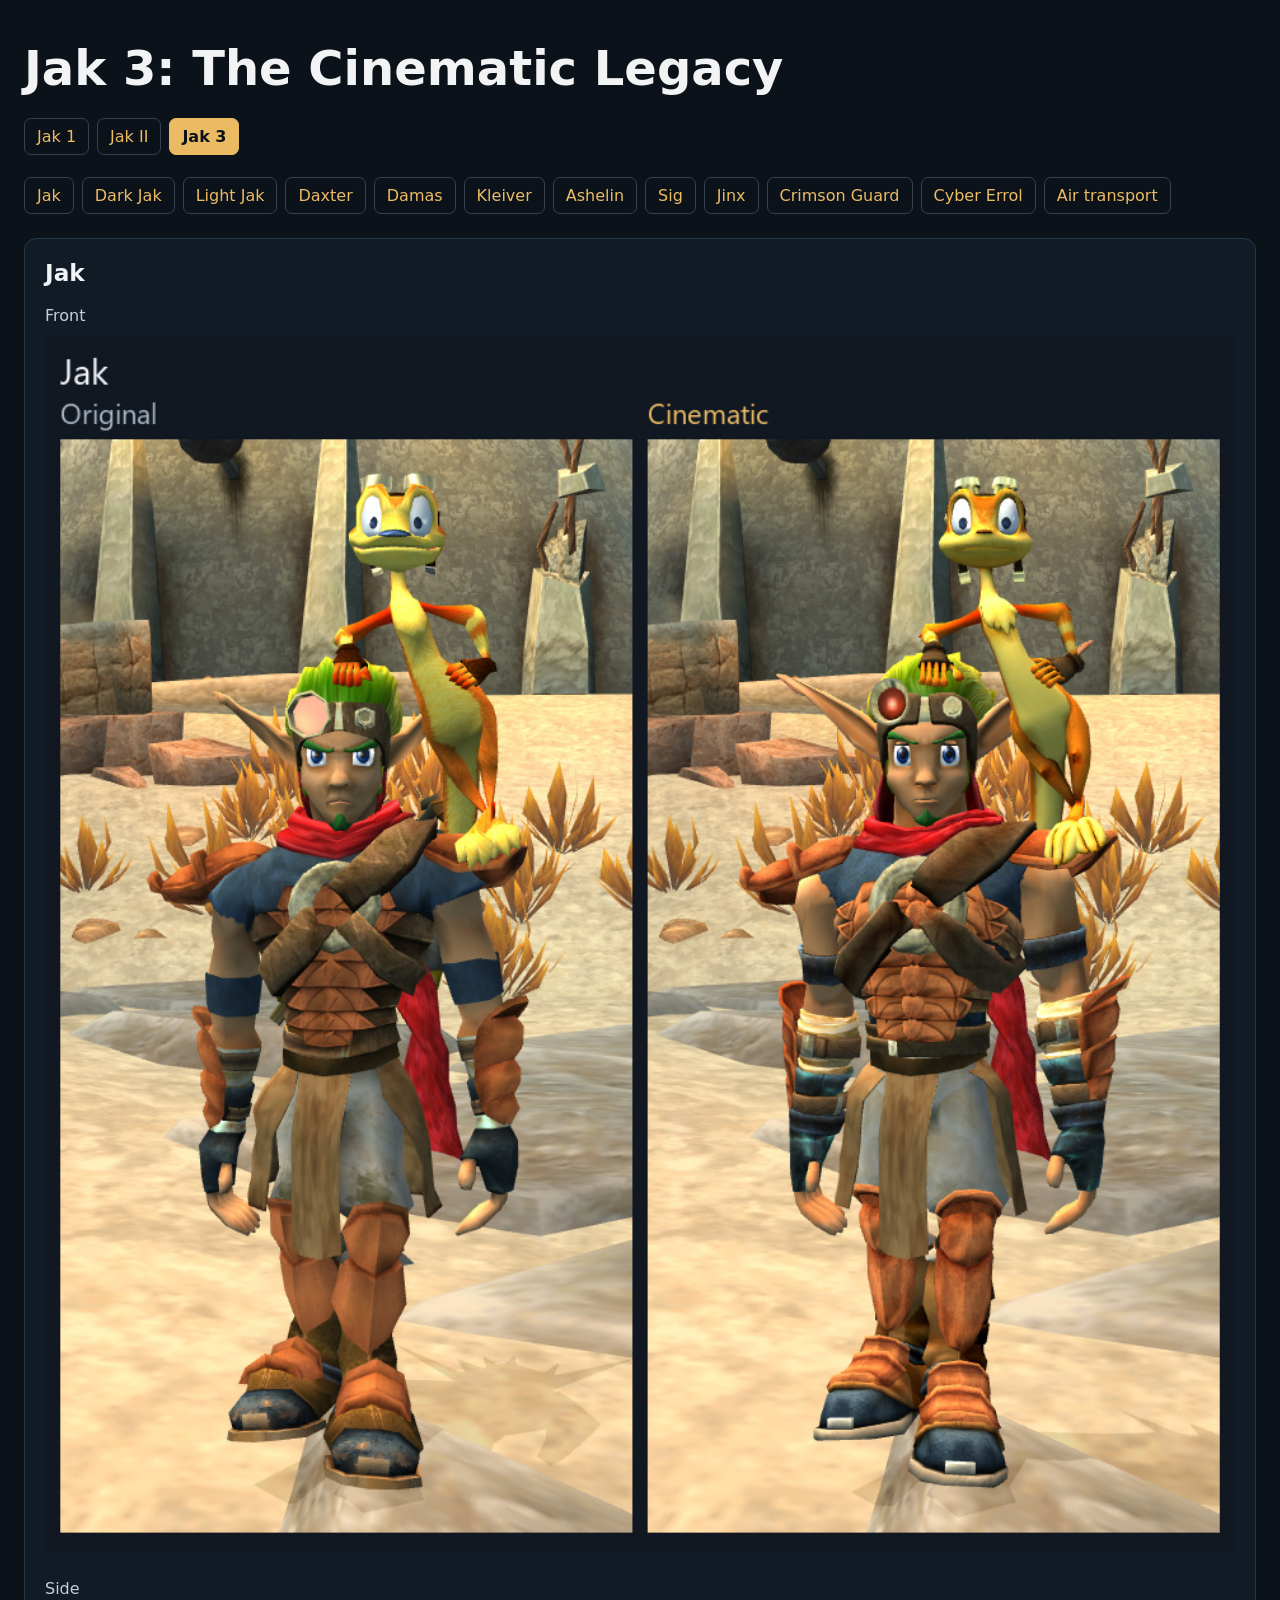
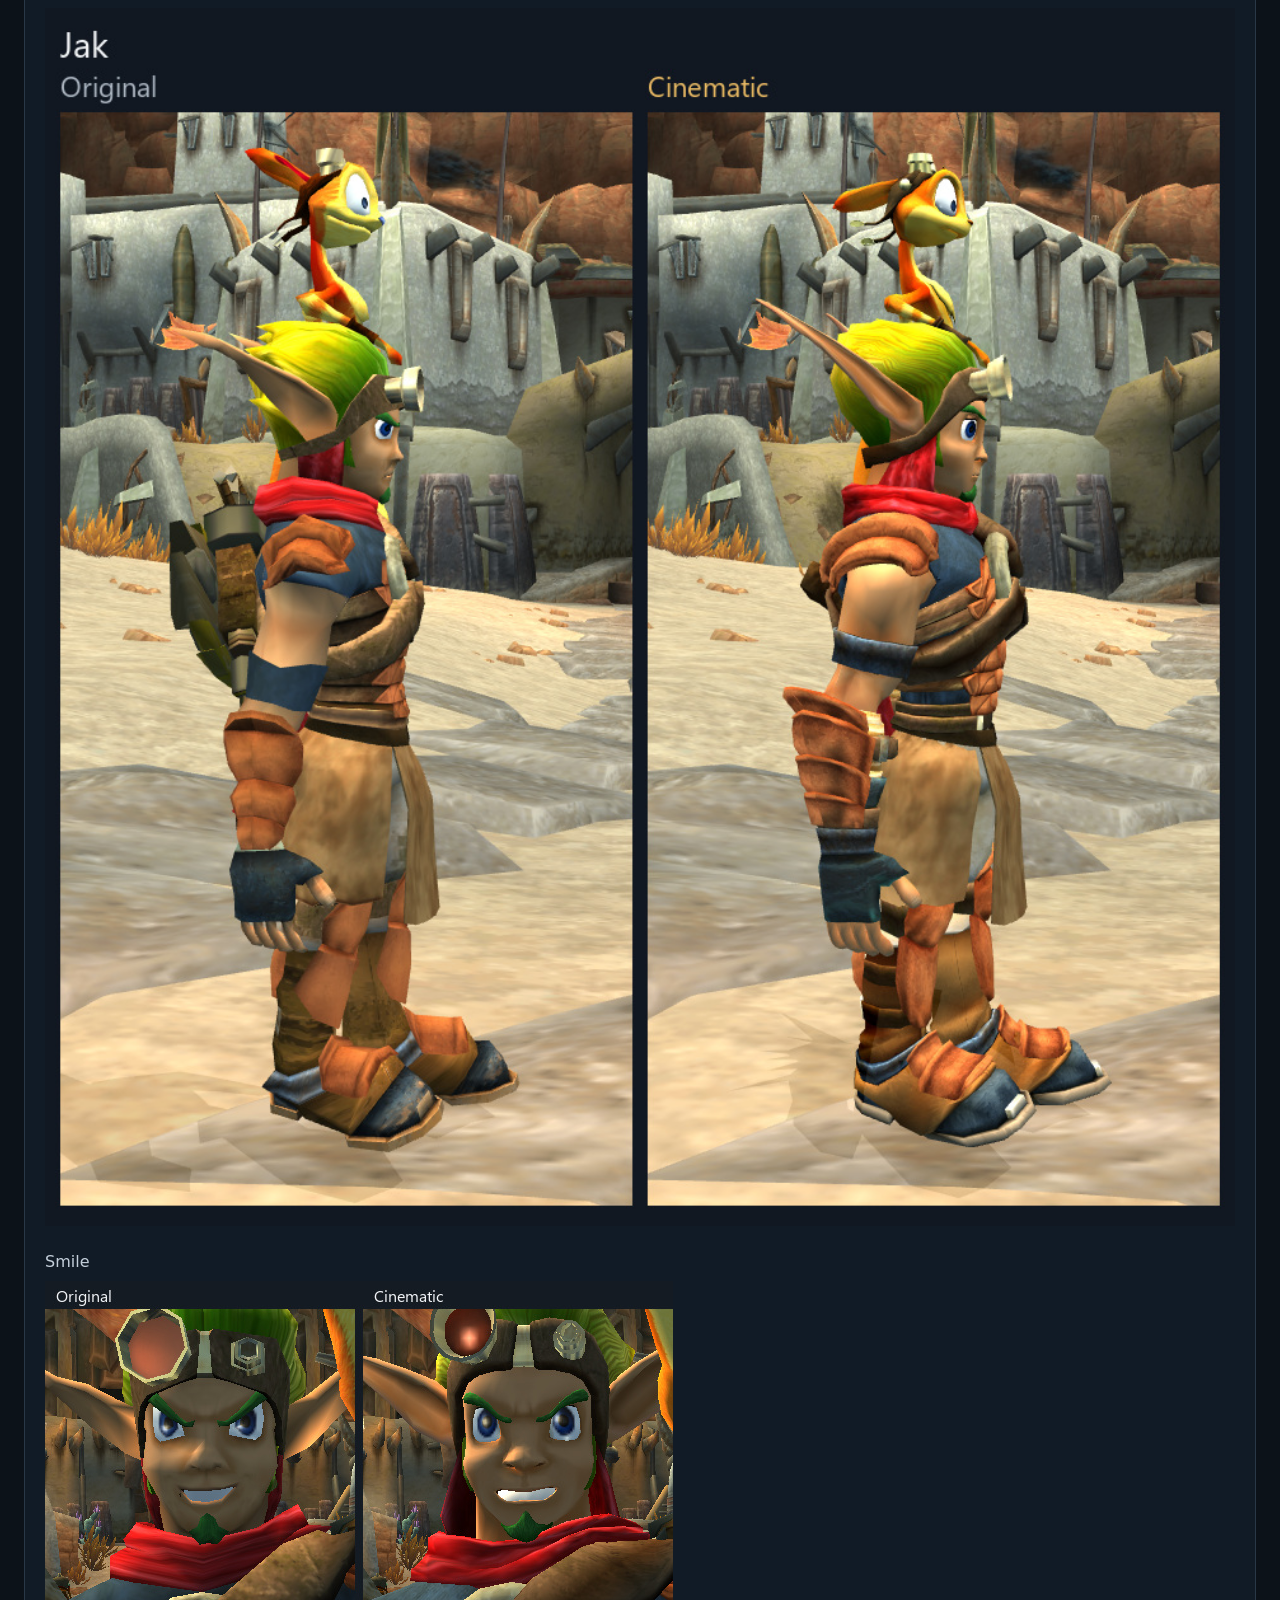
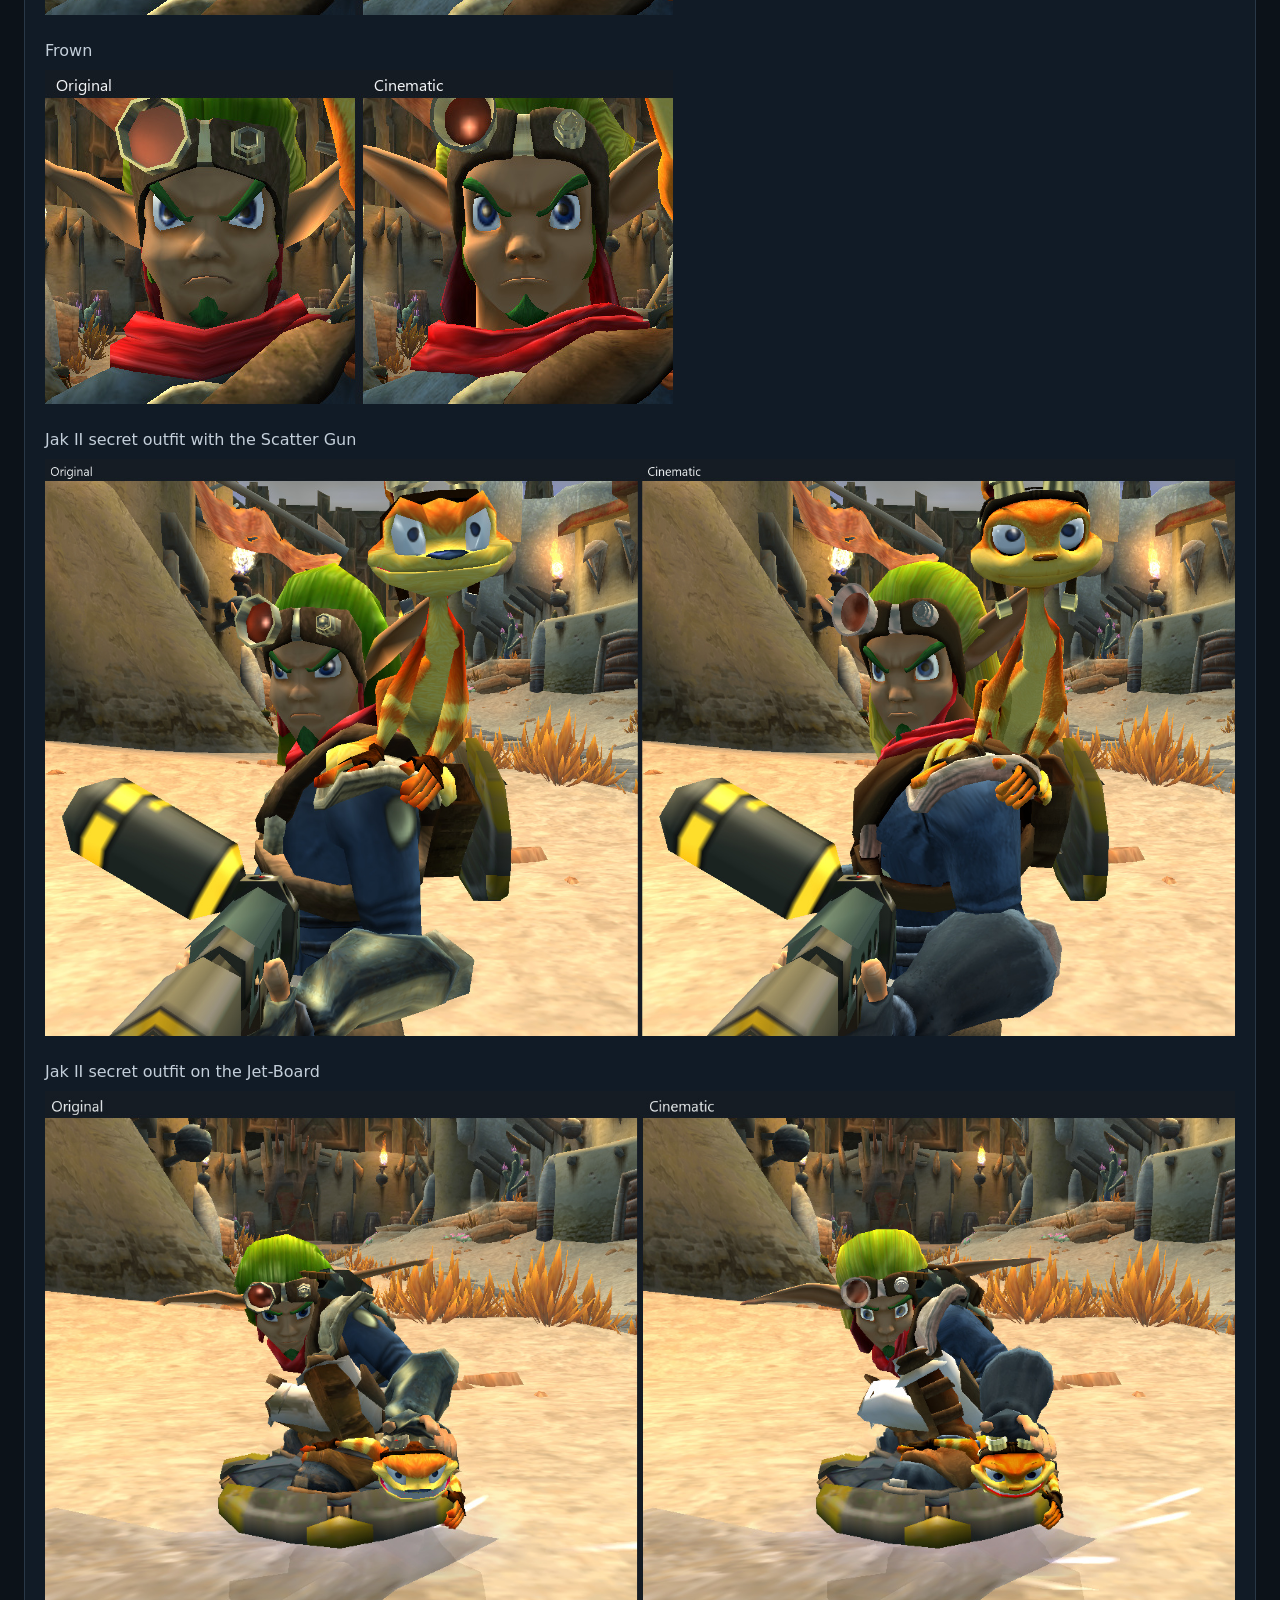
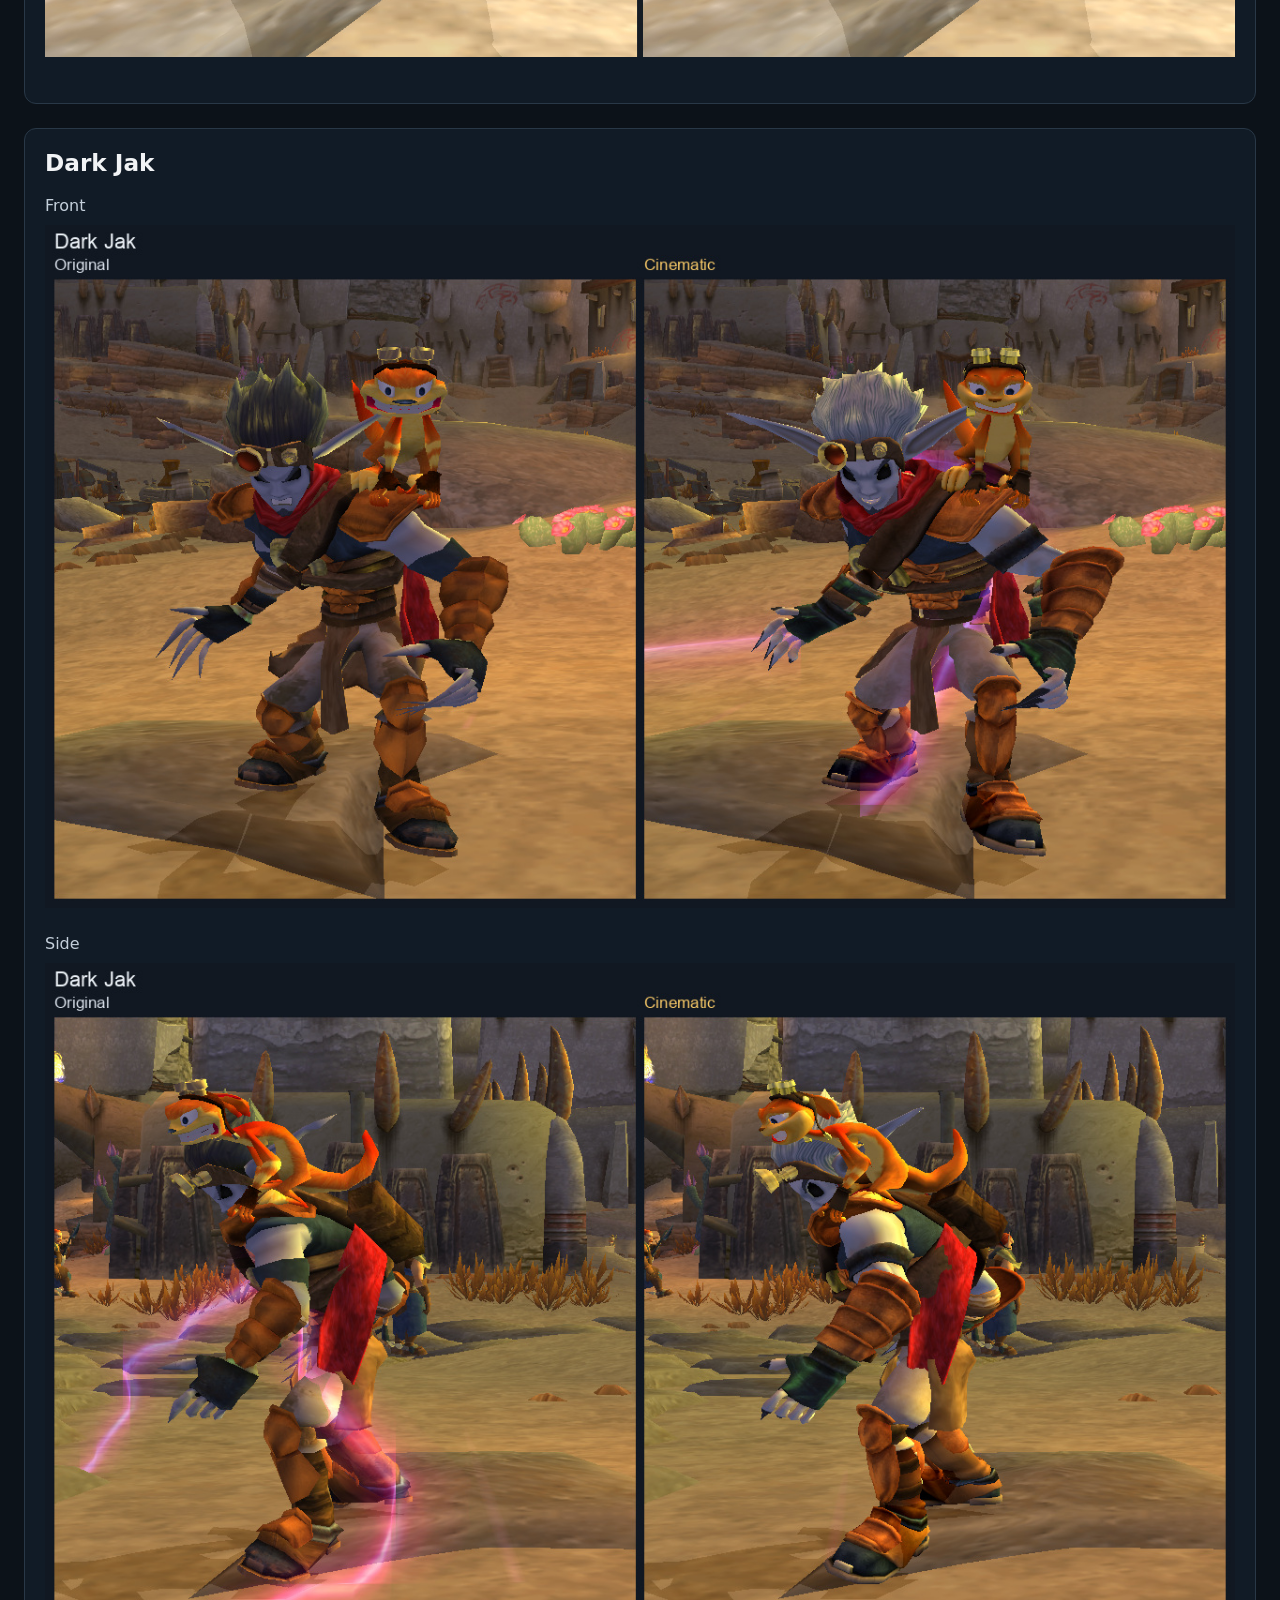
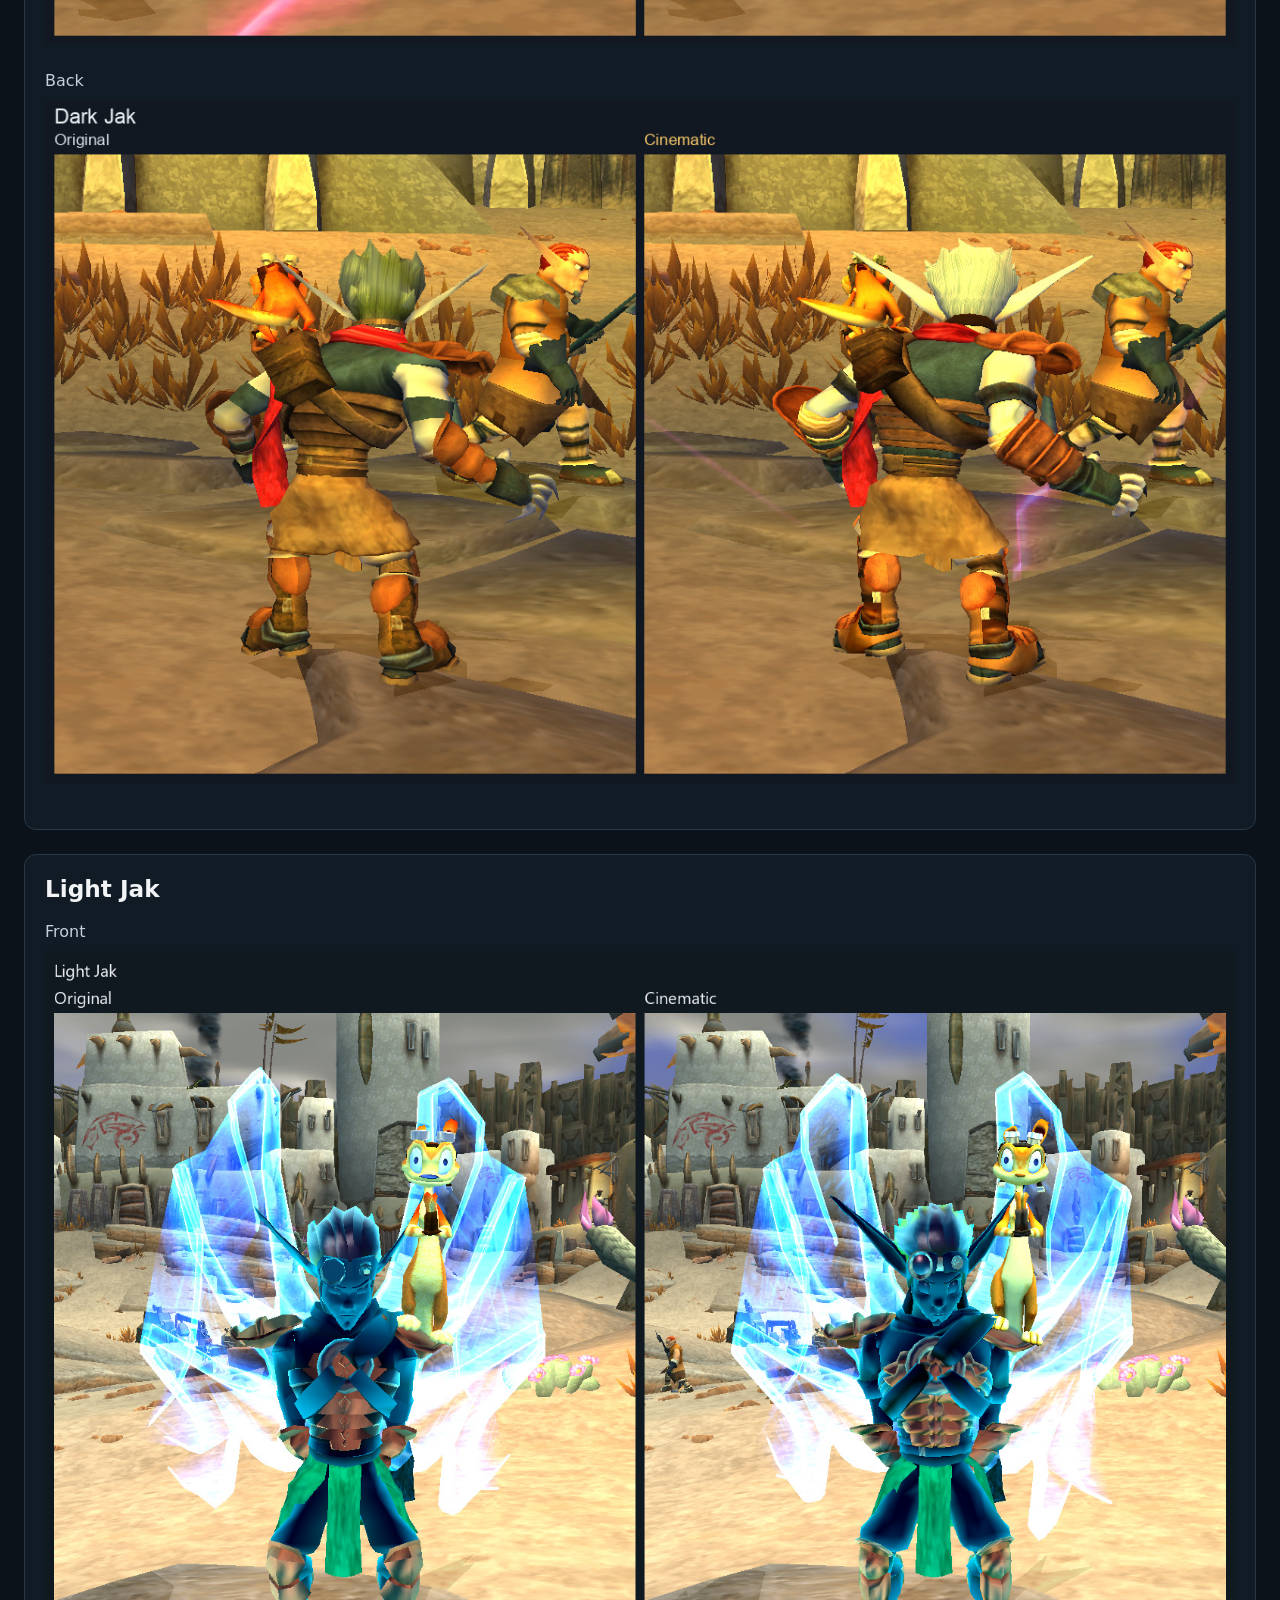
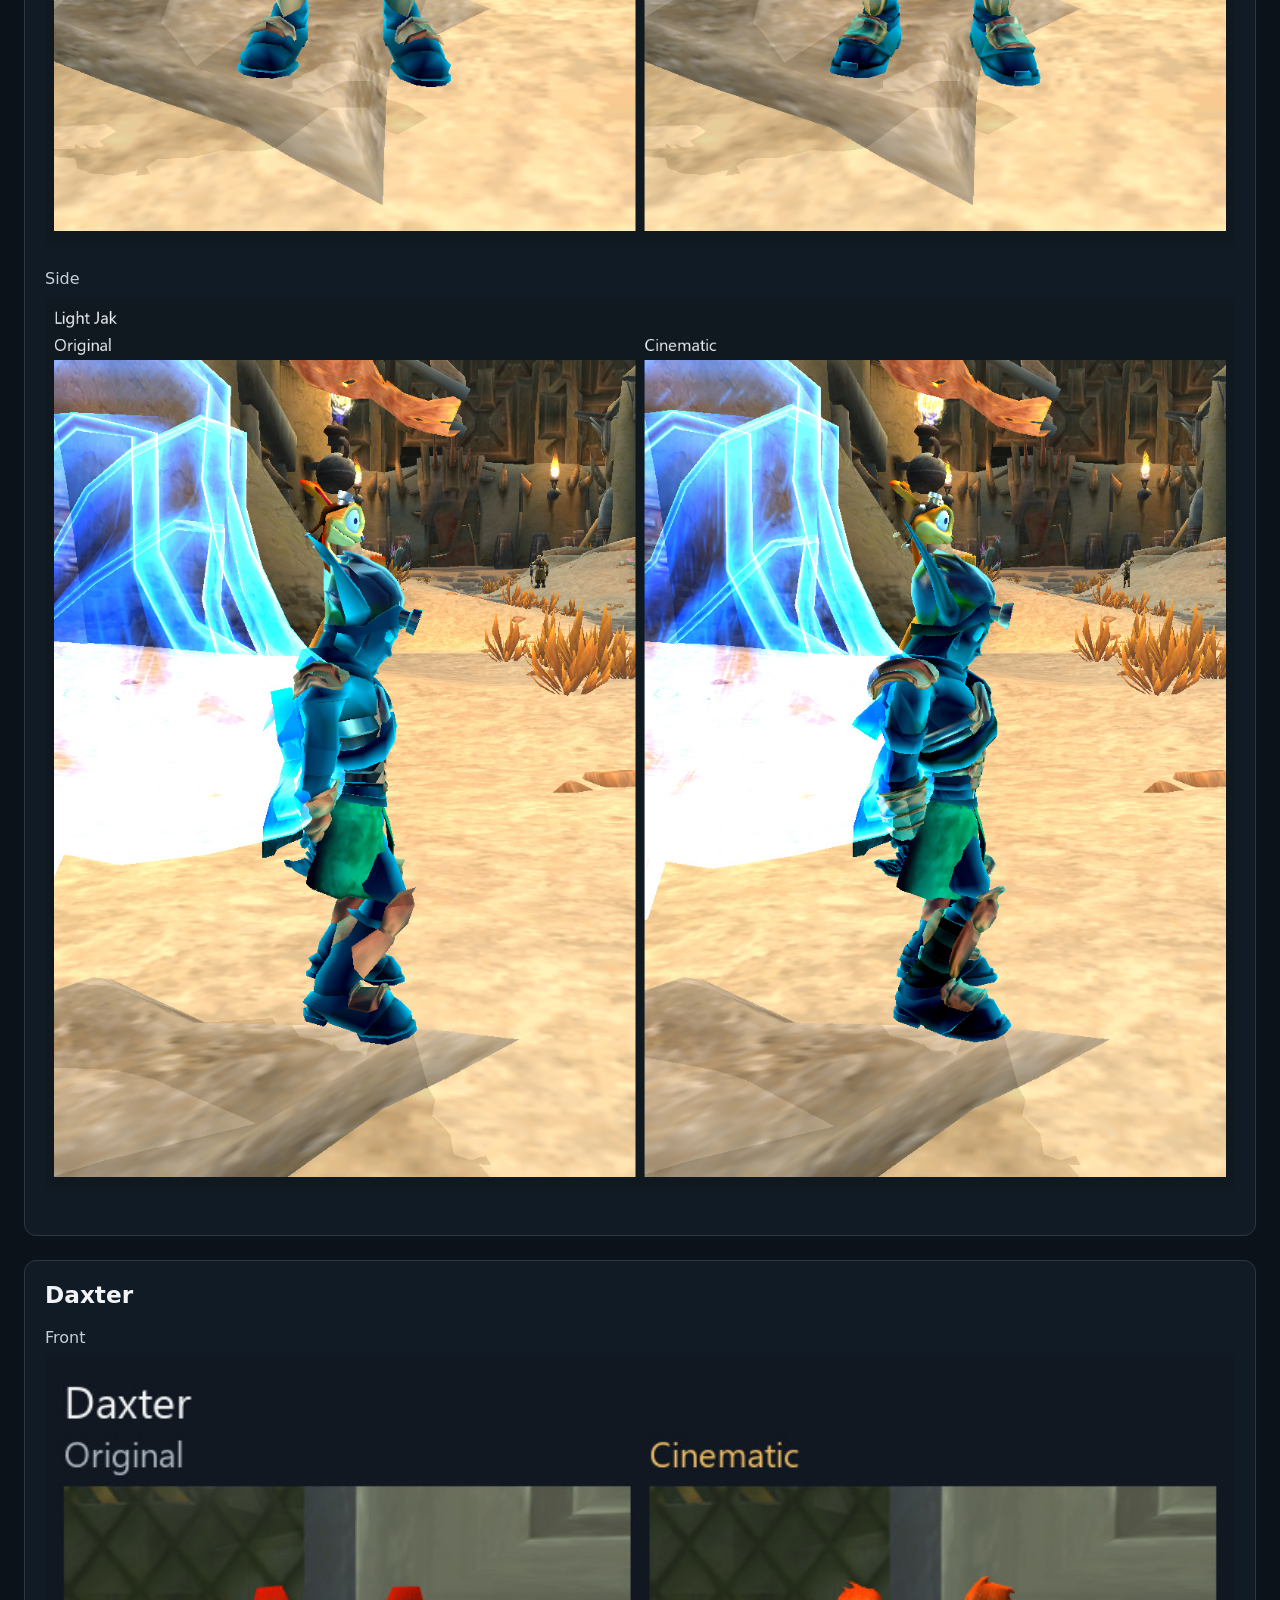
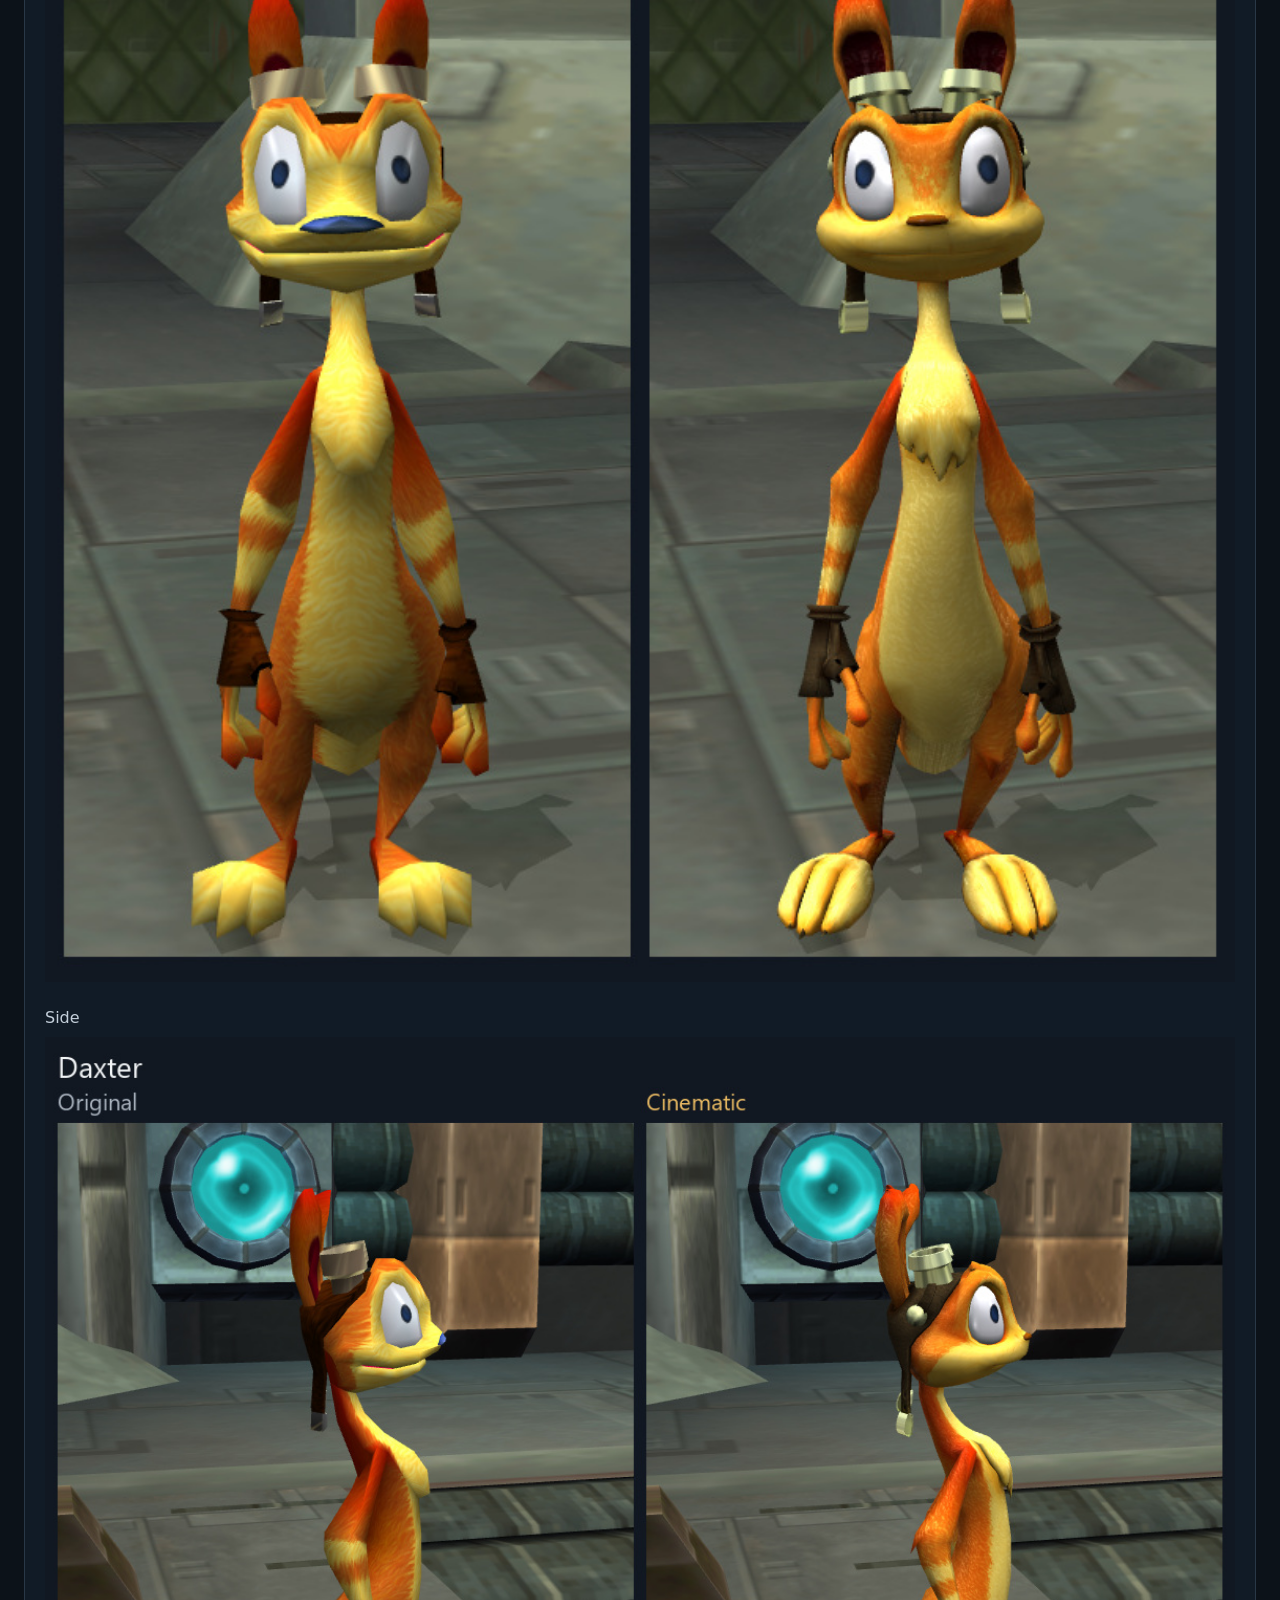
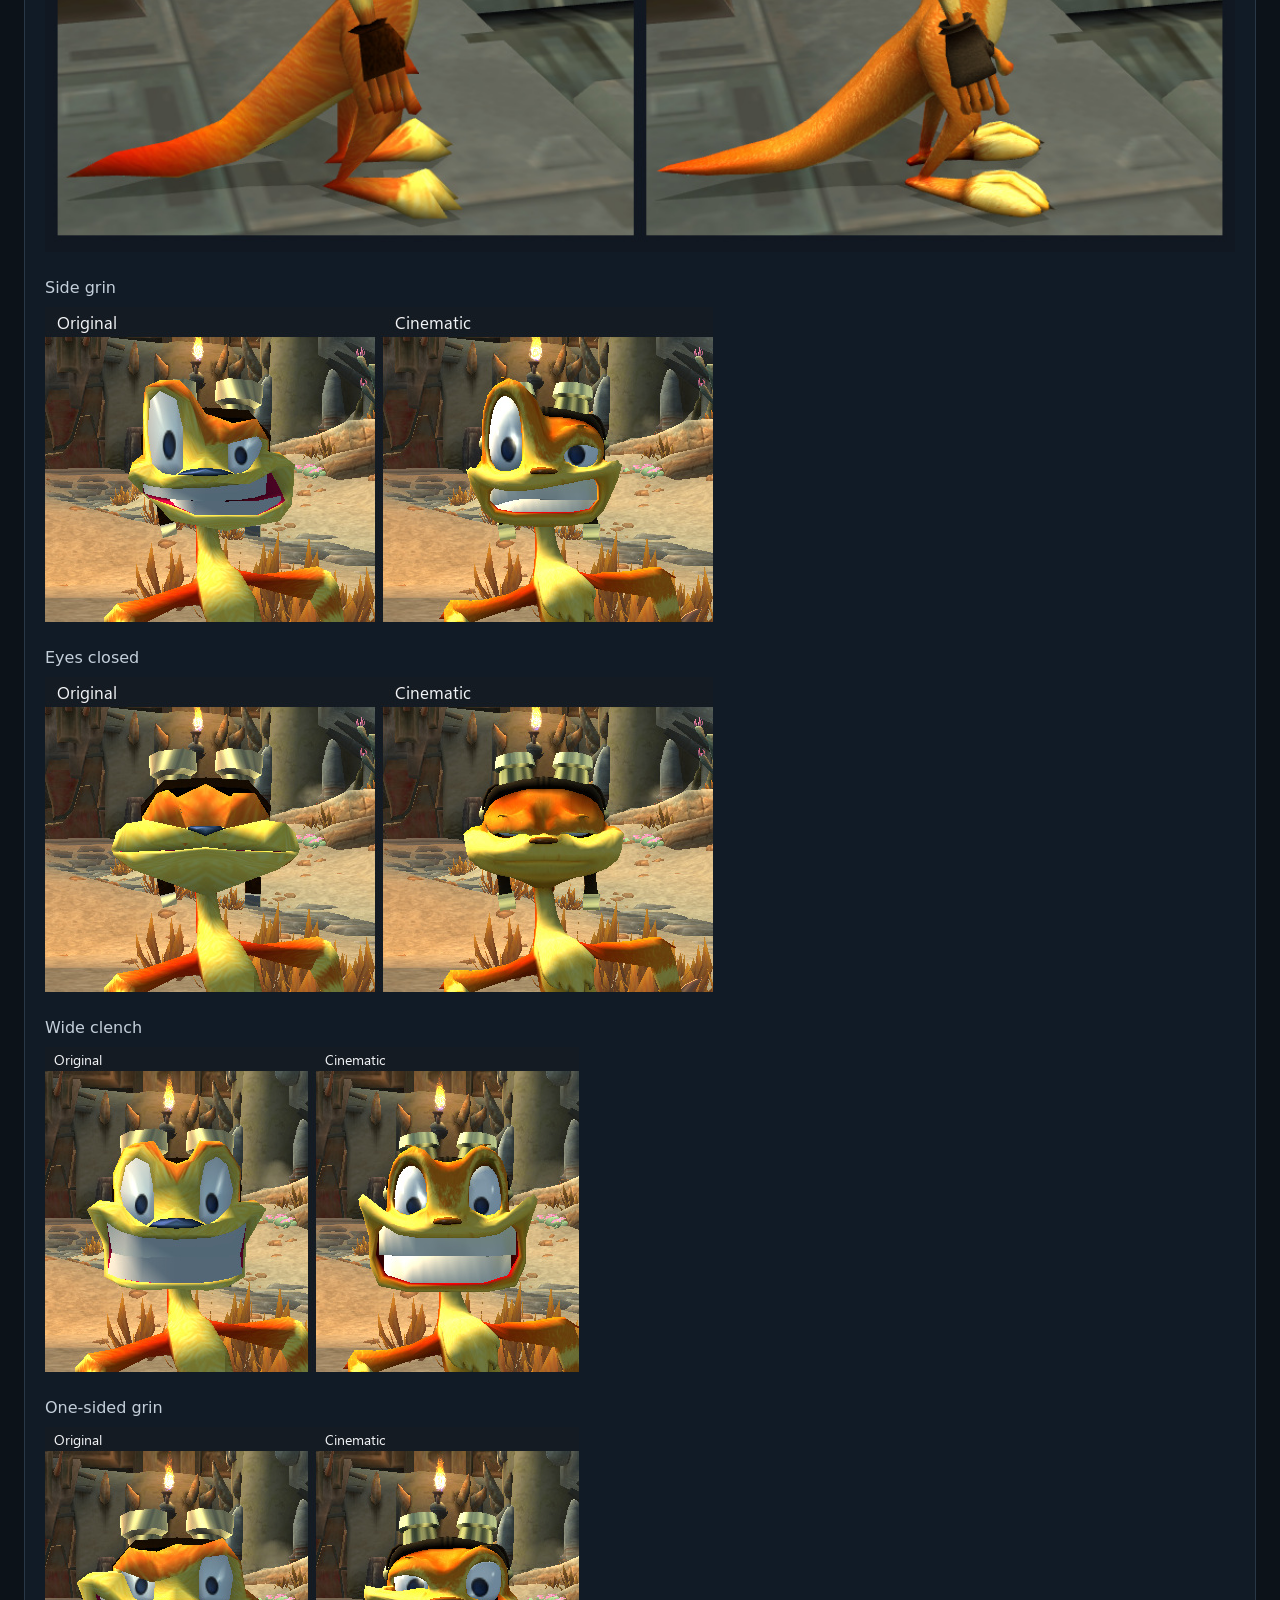
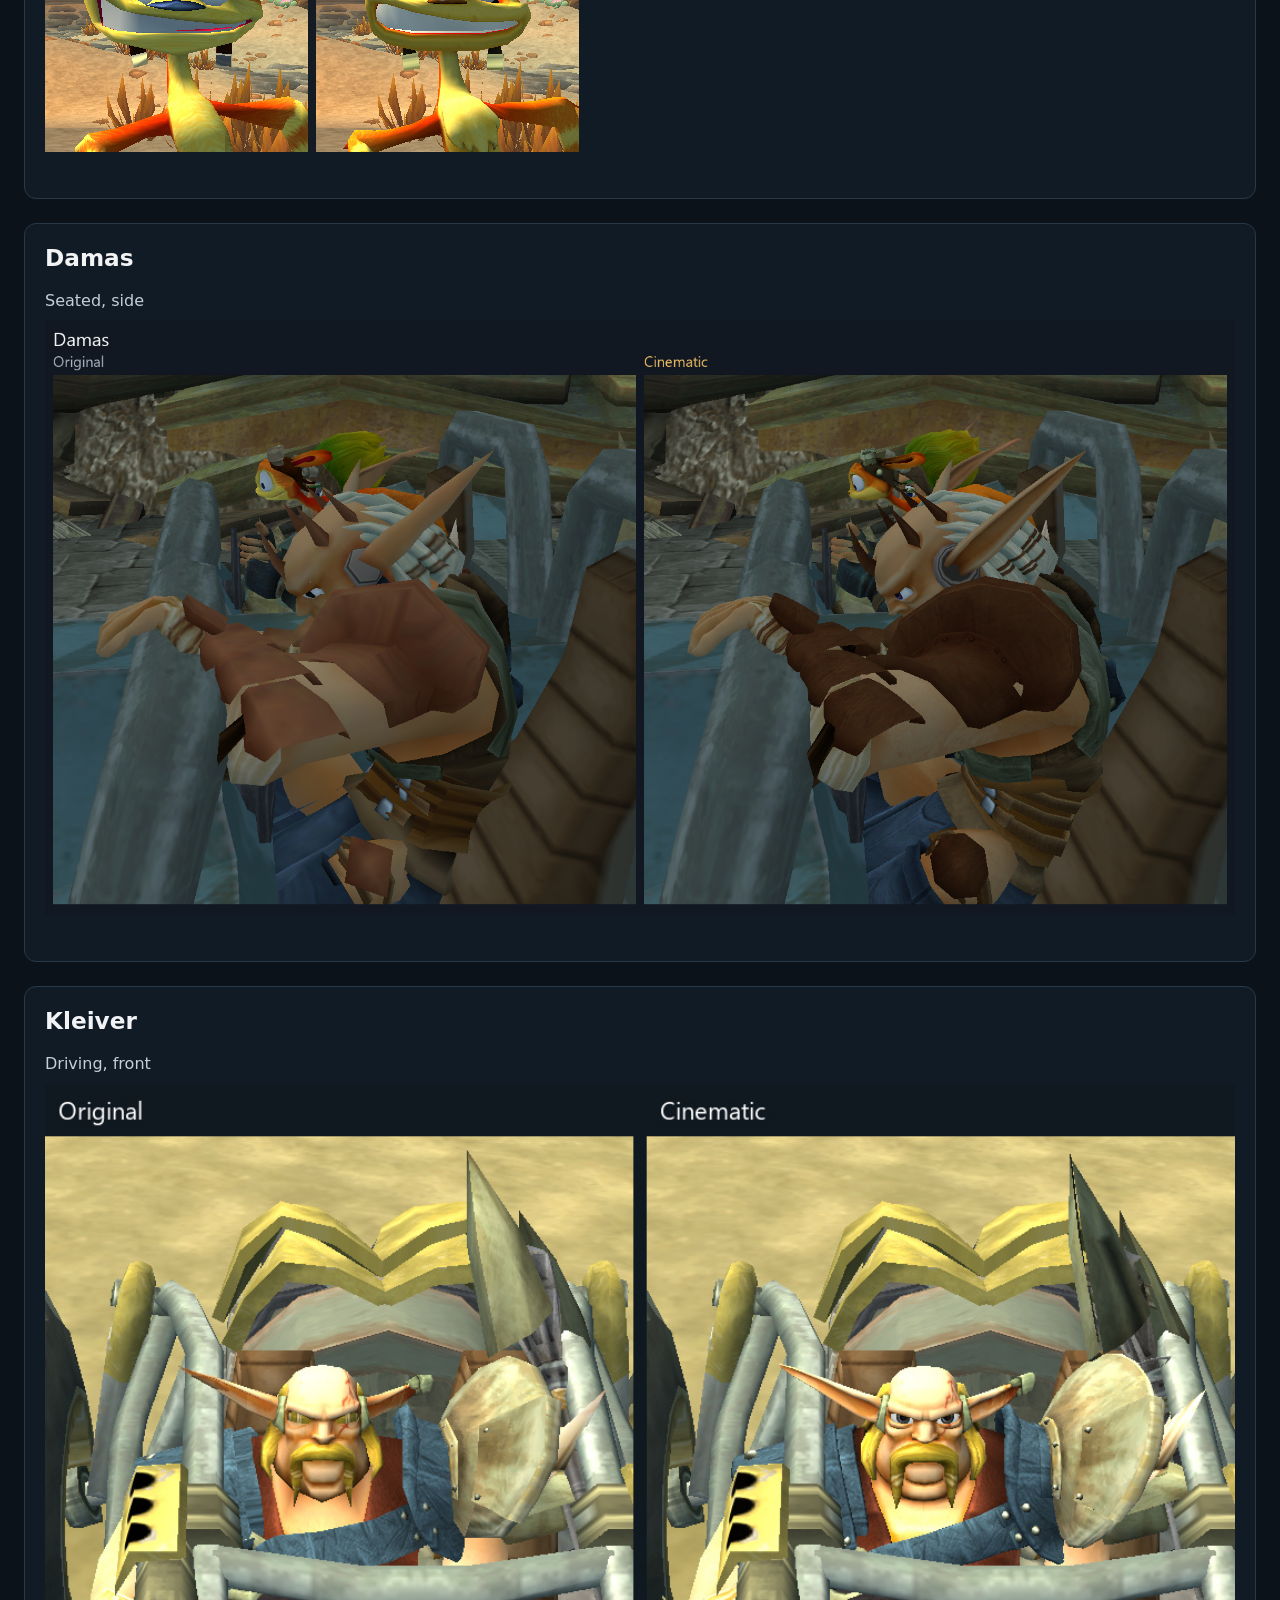
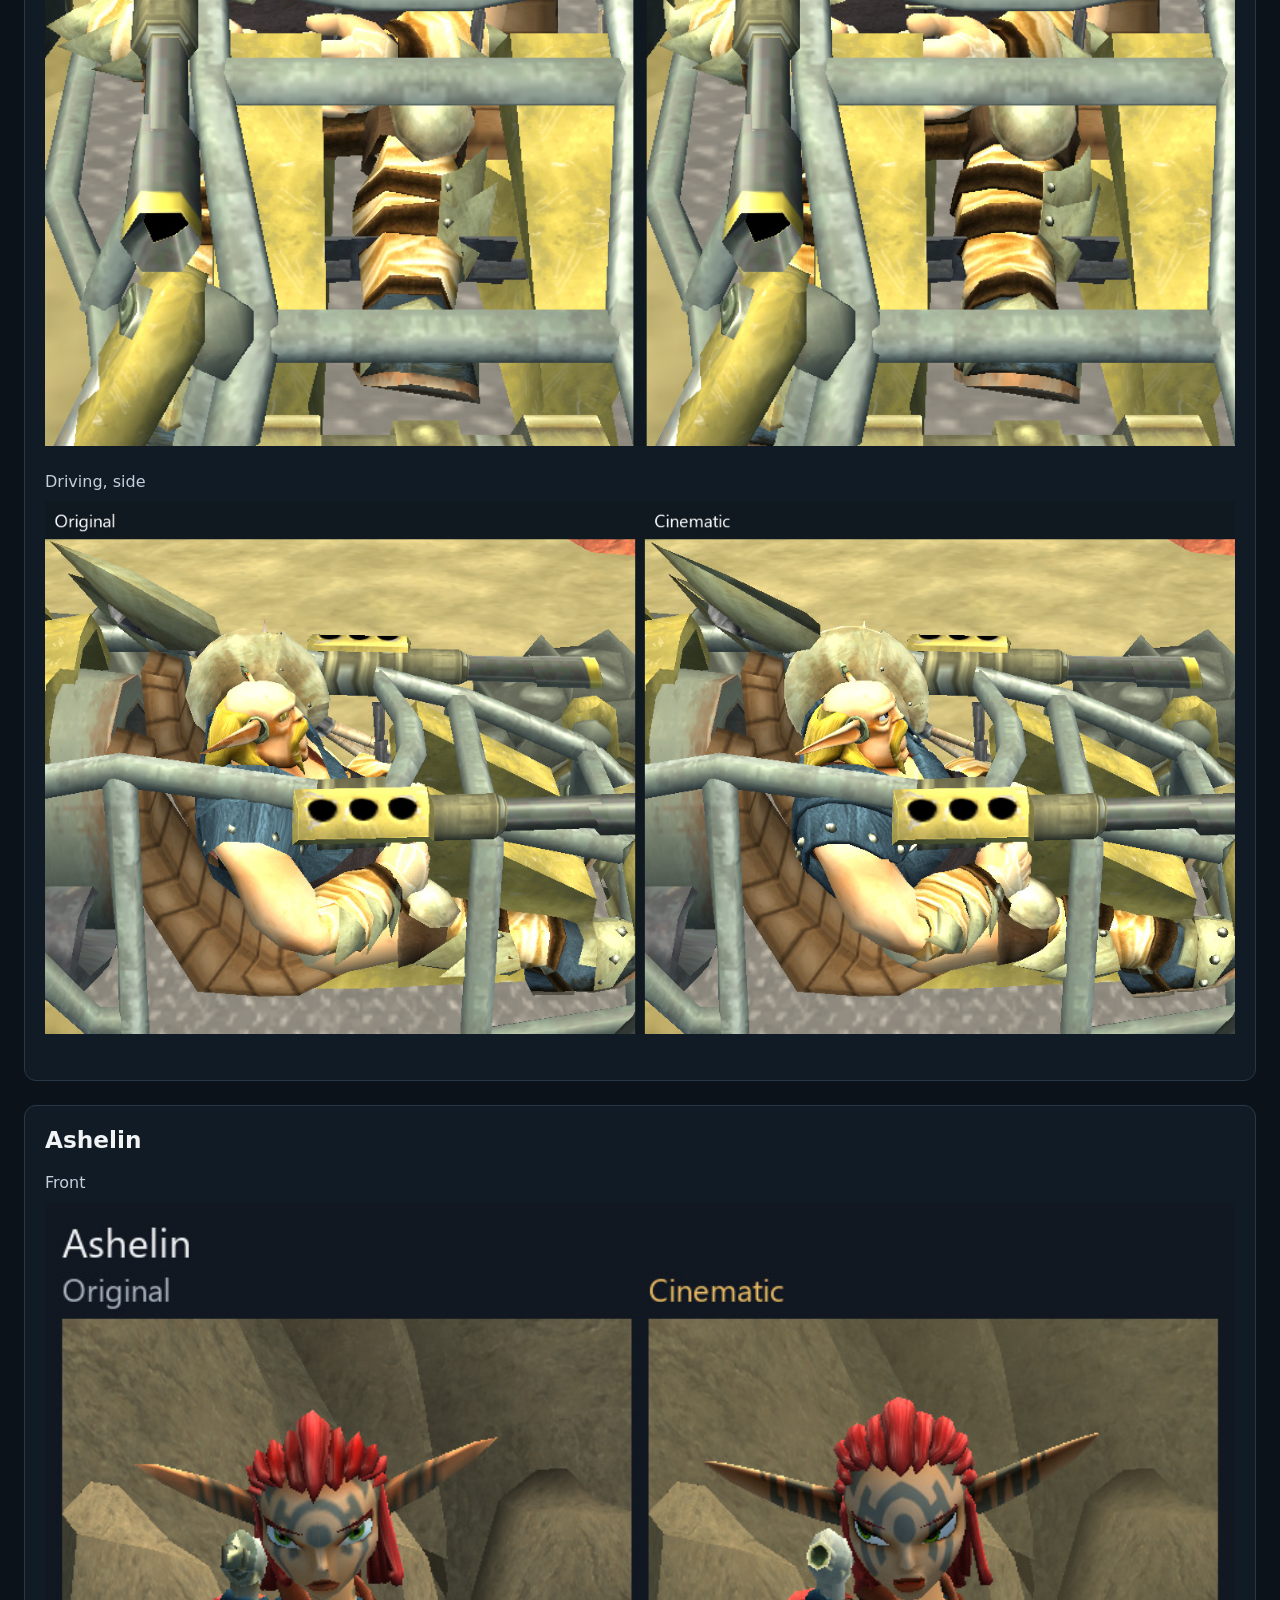
<file: docs/comparisons/jak3.html>
<!doctype html>
<html lang="en"><head><meta charset="utf-8">
<meta name="viewport" content="width=device-width,initial-scale=1">
<title>Jak 3: The Cinematic Legacy comparisons</title><link rel="stylesheet" href="style.css"></head>
<body><main><header><h1>Jak 3: The Cinematic Legacy</h1><nav aria-label="Games">
<a href="https://github.com/JacopoBassan/the-cinematic-legacy-jak1/blob/main/docs/comparisons/jak1.md">Jak 1</a>
<a href="https://github.com/JacopoBassan/the-cinematic-legacy-jak2/blob/main/docs/comparisons/jak2.md">Jak II</a>
<a href="jak3.html" aria-current="page">Jak 3</a>
</nav><nav aria-label="Characters">
<a href="#jak">Jak</a>
<a href="#darkjak">Dark Jak</a>
<a href="#lightjak">Light Jak</a>
<a href="#dax">Daxter</a>
<a href="#damas">Damas</a>
<a href="#kleiver">Kleiver</a>
<a href="#ashelin">Ashelin</a>
<a href="#sig">Sig</a>
<a href="#jinx">Jinx</a>
<a href="#guard">Crimson Guard</a>
<a href="#errol">Cyber Errol</a>
<a href="#air">Air transport</a>
</nav></header>
<section id="jak"><h2>Jak</h2>
<figure><figcaption>Front</figcaption><a href="jak3/jak-0.jpg?v=0a4800e6e43d"><img src="jak3/jak-0.jpg?v=0a4800e6e43d" width="936" height="958" alt="Jak, Front: Original left, Cinematic right" loading="lazy" decoding="async"></a></figure>
<figure><figcaption>Side</figcaption><a href="jak3/jak-1.jpg?v=fc85ff5c7d08"><img src="jak3/jak-1.jpg?v=fc85ff5c7d08" width="936" height="958" alt="Jak, Side: Original left, Cinematic right" loading="lazy" decoding="async"></a></figure>
<figure id="jak-smile"><figcaption>Smile</figcaption><a href="jak3/expressions/jak-smile.jpg"><img src="jak3/expressions/jak-smile.jpg" width="628" height="334" alt="Smile. Original left, Cinematic right." style="width:auto;max-width:100%" loading="lazy" decoding="async"></a></figure>
<figure id="jak-frown"><figcaption>Frown</figcaption><a href="jak3/expressions/jak-frown.jpg"><img src="jak3/expressions/jak-frown.jpg" width="628" height="334" alt="Frown. Original left, Cinematic right." style="width:auto;max-width:100%" loading="lazy" decoding="async"></a></figure>
<figure id="jak-secret-blue-jacket"><figcaption>Jak II secret outfit with the Scatter Gun</figcaption><a href="jak3/expressions/jak-secret-blue-jacket.jpg?v=725fb1115e71"><img src="jak3/expressions/jak-secret-blue-jacket.jpg?v=725fb1115e71" width="2048" height="993" alt="Jak II secret outfit with the Scatter Gun. Original left, Cinematic right." style="width:auto;max-width:100%" loading="lazy" decoding="async"></a></figure>
<figure id="jak-secret-jet-board"><figcaption>Jak II secret outfit on the Jet-Board</figcaption><a href="jak3/expressions/jak-secret-jet-board.jpg?v=5c538c5f4eb4"><img src="jak3/expressions/jak-secret-jet-board.jpg?v=5c538c5f4eb4" width="1678" height="798" alt="Jak II secret outfit on the Jet-Board. Original left, Cinematic right." style="width:auto;max-width:100%" loading="lazy" decoding="async"></a></figure>
</section>
<section id="darkjak"><h2>Dark Jak</h2>
<figure><figcaption>Front</figcaption><a href="jak3/darkjak-front-v037.jpg?v=50e3f3a95979"><img src="jak3/darkjak-front-v037.jpg?v=50e3f3a95979" width="1269" height="728" alt="Dark Jak, Front: Original left, Cinematic right" loading="lazy" decoding="async"></a></figure>
<figure><figcaption>Side</figcaption><a href="jak3/darkjak-side-v037.jpg?v=f7d098c2d768"><img src="jak3/darkjak-side-v037.jpg?v=f7d098c2d768" width="1269" height="728" alt="Dark Jak, Side: Original left, Cinematic right" loading="lazy" decoding="async"></a></figure>
<figure><figcaption>Back</figcaption><a href="jak3/darkjak-back-v037.jpg?v=7dcae66e53c9"><img src="jak3/darkjak-back-v037.jpg?v=7dcae66e53c9" width="1269" height="728" alt="Dark Jak, Back: Original left, Cinematic right" loading="lazy" decoding="async"></a></figure>
</section>
<section id="lightjak"><h2>Light Jak</h2>
<figure><figcaption>Front</figcaption><a href="jak3/lightjak-0.jpg?v=0b2b6f70a14f"><img src="jak3/lightjak-0.jpg?v=0b2b6f70a14f" width="1572" height="1178" alt="Light Jak, Front: Original left, Cinematic right" loading="lazy" decoding="async"></a></figure>
<figure><figcaption>Side</figcaption><a href="jak3/lightjak-1.jpg?v=097bddecd919"><img src="jak3/lightjak-1.jpg?v=097bddecd919" width="1572" height="1178" alt="Light Jak, Side: Original left, Cinematic right" loading="lazy" decoding="async"></a></figure>
</section>
<section id="dax"><h2>Daxter</h2>
<figure><figcaption>Front</figcaption><a href="jak3/dax-0.jpg?v=4287fe110b75"><img src="jak3/dax-0.jpg?v=4287fe110b75" width="756" height="778" alt="Daxter, Front: Original left, Cinematic right" loading="lazy" decoding="async"></a></figure>
<figure><figcaption>Side</figcaption><a href="jak3/dax-1.jpg?v=319e70023cab"><img src="jak3/dax-1.jpg?v=319e70023cab" width="1136" height="778" alt="Daxter, Side: Original left, Cinematic right" loading="lazy" decoding="async"></a></figure>
<figure id="daxter-side-grin"><figcaption>Side grin</figcaption><a href="jak3/expressions/daxter-side-grin.jpg"><img src="jak3/expressions/daxter-side-grin.jpg" width="668" height="315" alt="Side grin. Original left, Cinematic right." style="width:auto;max-width:100%" loading="lazy" decoding="async"></a></figure>
<figure id="daxter-eyes-closed"><figcaption>Eyes closed</figcaption><a href="jak3/expressions/daxter-eyes-closed.jpg"><img src="jak3/expressions/daxter-eyes-closed.jpg" width="668" height="315" alt="Eyes closed. Original left, Cinematic right." style="width:auto;max-width:100%" loading="lazy" decoding="async"></a></figure>
<figure id="daxter-wide-clench"><figcaption>Wide clench</figcaption><a href="jak3/expressions/daxter-wide-clench.jpg"><img src="jak3/expressions/daxter-wide-clench.jpg" width="534" height="325" alt="Wide clench. Original left, Cinematic right." style="width:auto;max-width:100%" loading="lazy" decoding="async"></a></figure>
<figure id="daxter-one-sided-grin"><figcaption>One-sided grin</figcaption><a href="jak3/expressions/daxter-one-sided-grin.jpg"><img src="jak3/expressions/daxter-one-sided-grin.jpg" width="534" height="325" alt="One-sided grin. Original left, Cinematic right." style="width:auto;max-width:100%" loading="lazy" decoding="async"></a></figure>
</section>
<section id="damas"><h2>Damas</h2>
<figure><figcaption>Seated, side</figcaption><a href="jak3/damas-0.jpg?v=ef2ca6089d5b"><img src="jak3/damas-0.jpg?v=ef2ca6089d5b" width="1776" height="888" alt="Damas, Seated, side: Original left, Cinematic right" loading="lazy" decoding="async"></a></figure>
</section>
<section id="kleiver"><h2>Kleiver</h2>
<figure><figcaption>Driving, front</figcaption><a href="jak3/kleiver-0.jpg?v=2a88d3e89a7e"><img src="jak3/kleiver-0.jpg?v=2a88d3e89a7e" width="1072" height="868" alt="Kleiver, Driving, front: Original left, Cinematic right" loading="lazy" decoding="async"></a></figure>
<figure><figcaption>Driving, side</figcaption><a href="jak3/kleiver-1.jpg?v=34ef20f19115"><img src="jak3/kleiver-1.jpg?v=34ef20f19115" width="1492" height="668" alt="Kleiver, Driving, side: Original left, Cinematic right" loading="lazy" decoding="async"></a></figure>
</section>
<section id="ashelin"><h2>Ashelin</h2>
<figure><figcaption>Front</figcaption><a href="jak3/ashelin-0.jpg?v=698787377889"><img src="jak3/ashelin-0.jpg?v=698787377889" width="836" height="858" alt="Ashelin, Front: Original left, Cinematic right" loading="lazy" decoding="async"></a></figure>
</section>
<section id="sig"><h2>Sig</h2>
<p>Rider Sig keeps his gameplay undergarment beneath the cinematic armor.</p>
<figure><figcaption>Seated, front</figcaption><a href="jak3/sig-0.jpg?v=4f8e432212c7"><img src="jak3/sig-0.jpg?v=4f8e432212c7" width="1312" height="788" alt="Sig, Seated, front: Original left, Cinematic right" loading="lazy" decoding="async"></a></figure>
<figure><figcaption>Seated, side</figcaption><a href="jak3/sig-1.jpg?v=efff43839022"><img src="jak3/sig-1.jpg?v=efff43839022" width="1732" height="678" alt="Sig, Seated, side: Original left, Cinematic right" loading="lazy" decoding="async"></a></figure>
<figure><figcaption>Convoy, front</figcaption><a href="jak3/sig-2.jpg?v=673464190eaa"><img src="jak3/sig-2.jpg?v=673464190eaa" width="1156" height="718" alt="Sig, Convoy, front: Original left, Cinematic right" loading="lazy" decoding="async"></a></figure>
</section>
<section id="jinx"><h2>Jinx</h2>
<figure><figcaption>Front</figcaption><a href="jak3/jinx-0.jpg?v=85d289f280ba"><img src="jak3/jinx-0.jpg?v=85d289f280ba" width="912" height="838" alt="Jinx, Front: Original left, Cinematic right" loading="lazy" decoding="async"></a></figure>
<figure><figcaption>Side</figcaption><a href="jak3/jinx-1.jpg?v=6c351a23eaf0"><img src="jak3/jinx-1.jpg?v=6c351a23eaf0" width="912" height="838" alt="Jinx, Side: Original left, Cinematic right" loading="lazy" decoding="async"></a></figure>
</section>
<section id="guard"><h2>Crimson Guard</h2>
<figure><figcaption>Front</figcaption><a href="jak3/guard-0.jpg?v=452133a115e9"><img src="jak3/guard-0.jpg?v=452133a115e9" width="1996" height="988" alt="Crimson Guard, Front: Original left, Cinematic right" loading="lazy" decoding="async"></a></figure>
<figure><figcaption>Side</figcaption><a href="jak3/guard-1.jpg?v=9dee3f06ae39"><img src="jak3/guard-1.jpg?v=9dee3f06ae39" width="1336" height="958" alt="Crimson Guard, Side: Original left, Cinematic right" loading="lazy" decoding="async"></a></figure>
<figure><figcaption>Dark armor, front</figcaption><a href="jak3/guard-2.jpg?v=f08a1bc413ef"><img src="jak3/guard-2.jpg?v=f08a1bc413ef" width="1996" height="988" alt="Crimson Guard, Dark armor, front: Original left, Cinematic right" loading="lazy" decoding="async"></a></figure>
<figure><figcaption>Dark armor, side</figcaption><a href="jak3/guard-3.jpg?v=9beb62f8643e"><img src="jak3/guard-3.jpg?v=9beb62f8643e" width="1336" height="958" alt="Crimson Guard, Dark armor, side: Original left, Cinematic right" loading="lazy" decoding="async"></a></figure>
</section>
<section id="errol"><h2>Cyber Errol</h2>
<figure><figcaption>Factory battle</figcaption><a href="jak3/errol-0.jpg?v=375615e20c37"><img src="jak3/errol-0.jpg?v=375615e20c37" width="1436" height="1048" alt="Cyber Errol, Factory battle: Original left, Cinematic right" loading="lazy" decoding="async"></a></figure>
</section>
<section id="air"><h2>Air transport</h2>
<figure><figcaption>Front</figcaption><a href="jak3/air-0.jpg?v=8b87c71fff8c"><img src="jak3/air-0.jpg?v=8b87c71fff8c" width="2156" height="708" alt="Air transport, Front: Original left, Cinematic right" loading="lazy" decoding="async"></a></figure>
<figure><figcaption>Side</figcaption><a href="jak3/air-1.jpg?v=28f25b4142e0"><img src="jak3/air-1.jpg?v=28f25b4142e0" width="2316" height="698" alt="Air transport, Side: Original left, Cinematic right" loading="lazy" decoding="async"></a></figure>
</section>
<footer>In-game captures. Original left, Cinematic right. <a href="https://jacopobassan.me">@jacopobassan</a></footer></main></body></html>
</file>
<file: docs/comparisons/style.css>
:root{color-scheme:dark;font-family:system-ui,sans-serif;background:#0c1219;color:#f1f3f5}
*{box-sizing:border-box}body{margin:0}main{width:min(1440px,100%);margin:auto;padding:32px 24px 64px}
h1{font-size:clamp(1.7rem,4vw,3rem);margin:8px 0 18px}h2{margin:0 0 20px;font-size:1.45rem}
a{color:#ebbb64;text-underline-offset:3px}nav{display:flex;flex-wrap:wrap;gap:8px;margin:22px 0}
nav a{padding:8px 12px;border:1px solid #334150;border-radius:7px;text-decoration:none}
nav a[aria-current="page"]{background:#ebbb64;border-color:#ebbb64;color:#0c1219;font-weight:600}
section{background:#111b26;border:1px solid #293847;border-radius:12px;margin:24px 0;padding:20px;scroll-margin-top:12px}
figure{margin:18px 0 26px}figcaption{margin-bottom:10px;color:#c4cfda}figure a{display:block}
img{display:block;width:100%;height:auto;object-fit:contain;background:#080d13}
footer{margin-top:28px;color:#8b9aaa;font-size:.9rem}
@media(max-width:640px){main{padding:20px 10px 40px}section{padding:10px}h2{font-size:1.2rem}}
</file>
